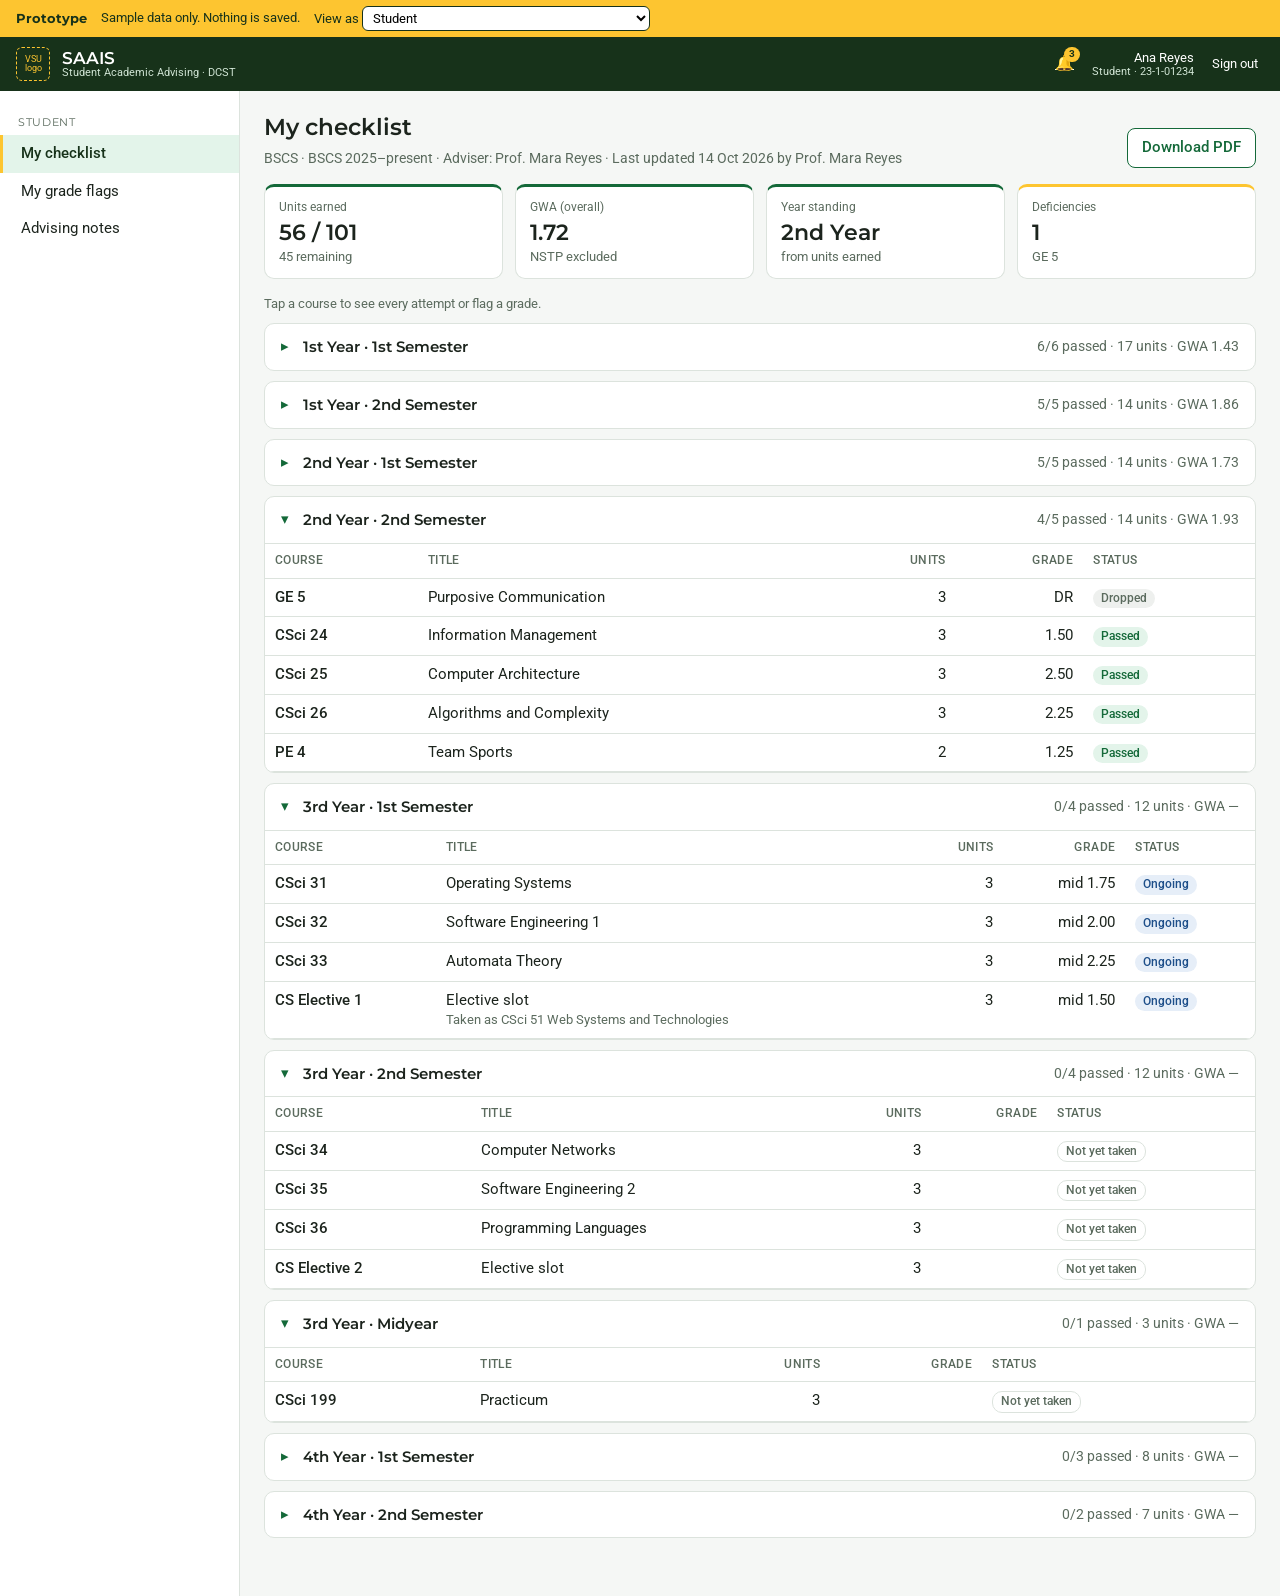
<file: index.html>
<!doctype html>
<html lang="en">
<head>
<meta charset="utf-8">
<meta name="viewport" content="width=device-width, initial-scale=1">
<title>SAAIS Prototype</title>
<link rel="preconnect" href="https://fonts.googleapis.com">
<link href="https://fonts.googleapis.com/css2?family=Montserrat:wght@500;600;700&family=Roboto:wght@400;500;700&display=swap" rel="stylesheet">
<style>
  :root {
    /* VSU Brand Book web colors */
    --vsu-dark-green: #17321A;
    --vsu-green: #146939;
    --vsu-light-green: #00954F;
    --vsu-golden-yellow: #FDC530;
    --vsu-corn-yellow: #FCD83D;
    --vsu-yellow: #FFE800;

    --bg: #F5F7F5;
    --surface: #FFFFFF;
    --text: #1C241D;
    --muted: #5B6B5E;
    --border: #DCE3DD;
    --red: #B42318;
    --red-bg: #FDECEA;
    --amber: #8A5A00;
    --amber-bg: #FFF4D6;
    --blue: #1D4E89;
    --blue-bg: #E6EEF8;
    --green-bg: #E3F4EA;
    --gray-bg: #EEF0EE;
  }
  * { box-sizing: border-box; }
  html, body { margin: 0; }
  body { font-family: Roboto, Arial, sans-serif; color: var(--text); background: var(--bg); font-size: 15px; line-height: 1.45; }
  h1, h2, h3, .brand { font-family: Montserrat, Arial, sans-serif; font-weight: 600; }
  h1 { font-size: 1.45rem; margin: 0 0 4px; }
  h2 { font-size: 1.1rem; margin: 0 0 10px; }
  h3 { font-size: 0.98rem; margin: 0; }
  a { color: var(--vsu-green); }
  button, select, input, textarea { font: inherit; }

  .proto-bar { background: var(--vsu-golden-yellow); color: var(--vsu-dark-green); padding: 6px 16px; display: flex; flex-wrap: wrap; gap: 8px 14px; align-items: center; font-size: 13px; }
  .proto-bar strong { font-family: Montserrat, Arial, sans-serif; }
  .proto-bar select { padding: 3px 6px; border: 1px solid var(--vsu-dark-green); border-radius: 6px; background: #fff; }

  header.app { background: var(--vsu-dark-green); color: #fff; display: flex; align-items: center; gap: 12px; padding: 10px 16px; position: sticky; top: 0; z-index: 20; }
  .logo-ph { width: 34px; height: 34px; border: 1.5px dashed var(--vsu-golden-yellow); border-radius: 6px; display: grid; place-items: center; font-size: 9px; color: var(--vsu-golden-yellow); text-align: center; line-height: 1; flex: none; }
  .brand { font-size: 1.05rem; line-height: 1.1; }
  .brand small { display: block; font-family: Roboto, Arial, sans-serif; font-weight: 400; font-size: 11px; color: #CFE3D3; }
  header.app .spacer { flex: 1; }
  .icon-btn { background: transparent; border: 0; color: #fff; cursor: pointer; position: relative; padding: 6px; border-radius: 6px; }
  .icon-btn:hover { background: rgba(255,255,255,.1); }
  .badge-count { position: absolute; top: 0; right: 0; background: var(--vsu-golden-yellow); color: var(--vsu-dark-green); font-size: 10px; font-weight: 700; border-radius: 10px; padding: 0 5px; }
  .user-chip { font-size: 13px; text-align: right; line-height: 1.2; }
  .user-chip small { color: #CFE3D3; display: block; }
  #menuBtn { display: none; }

  .shell { display: flex; min-height: calc(100vh - 90px); }
  nav.side { width: 240px; flex: none; background: var(--surface); border-right: 1px solid var(--border); padding: 12px 0; }
  nav.side .group { font-family: Montserrat, Arial, sans-serif; font-size: 11px; letter-spacing: .06em; text-transform: uppercase; color: var(--muted); padding: 12px 18px 4px; }
  nav.side a { display: block; padding: 8px 18px; color: var(--text); text-decoration: none; border-left: 3px solid transparent; }
  nav.side a:hover { background: var(--bg); }
  nav.side a.active { border-left-color: var(--vsu-golden-yellow); background: var(--green-bg); color: var(--vsu-dark-green); font-weight: 500; }
  main { flex: 1; min-width: 0; padding: 20px 24px 48px; }
  .page-head { display: flex; flex-wrap: wrap; justify-content: space-between; align-items: flex-end; gap: 10px; margin-bottom: 16px; }
  .sub { color: var(--muted); font-size: 13.5px; }

  .card { background: var(--surface); border: 1px solid var(--border); border-radius: 10px; padding: 16px; margin-bottom: 16px; }
  .stats { display: grid; grid-template-columns: repeat(auto-fit, minmax(150px, 1fr)); gap: 12px; margin-bottom: 16px; }
  .stat { background: var(--surface); border: 1px solid var(--border); border-radius: 10px; padding: 12px 14px; border-top: 3px solid var(--vsu-green); }
  .stat .label { font-size: 12px; color: var(--muted); }
  .stat .value { font-family: Montserrat, Arial, sans-serif; font-size: 1.35rem; font-weight: 600; }
  .stat.warn { border-top-color: var(--vsu-golden-yellow); }

  .btn { display: inline-flex; align-items: center; gap: 6px; padding: 8px 14px; border-radius: 8px; border: 1px solid var(--vsu-green); background: var(--vsu-green); color: #fff; cursor: pointer; font-weight: 500; text-decoration: none; }
  .btn:hover { background: var(--vsu-dark-green); }
  .btn.secondary { background: #fff; color: var(--vsu-green); }
  .btn.secondary:hover { background: var(--green-bg); }
  .btn.danger { background: #fff; color: var(--red); border-color: var(--red); }
  .btn.small { padding: 4px 10px; font-size: 13px; }
  .row-actions { display: flex; flex-wrap: wrap; gap: 8px; }

  table { width: 100%; border-collapse: collapse; }
  th, td { text-align: left; padding: 8px 10px; border-bottom: 1px solid var(--border); vertical-align: top; }
  th { font-size: 12px; color: var(--muted); font-weight: 500; text-transform: uppercase; letter-spacing: .03em; }
  tr.clickable { cursor: pointer; }
  tr.clickable:hover td { background: var(--bg); }
  .num { text-align: right; white-space: nowrap; }
  .code { font-weight: 500; white-space: nowrap; }

  .chip { display: inline-block; padding: 1px 8px; border-radius: 10px; font-size: 12px; font-weight: 500; white-space: nowrap; }
  .chip.passed { background: var(--green-bg); color: var(--vsu-green); }
  .chip.failed { background: var(--red-bg); color: var(--red); }
  .chip.inc { background: var(--amber-bg); color: var(--amber); }
  .chip.dropped, .chip.notcredited { background: var(--gray-bg); color: var(--muted); }
  .chip.ongoing { background: var(--blue-bg); color: var(--blue); }
  .chip.nottaken { background: #fff; color: var(--muted); border: 1px solid var(--border); }
  .chip.open { background: var(--amber-bg); color: var(--amber); }
  .chip.gold { background: var(--vsu-corn-yellow); color: var(--vsu-dark-green); }

  details.sem { background: var(--surface); border: 1px solid var(--border); border-radius: 10px; margin-bottom: 10px; overflow: hidden; }
  details.sem summary { cursor: pointer; padding: 12px 16px; display: flex; justify-content: space-between; gap: 8px; align-items: center; list-style: none; }
  details.sem summary::-webkit-details-marker { display: none; }
  details.sem summary::before { content: "▸"; color: var(--vsu-green); margin-right: 6px; }
  details.sem[open] summary::before { content: "▾"; }
  details.sem summary .t { flex: 1; font-family: Montserrat, Arial, sans-serif; font-weight: 600; }
  details.sem .body { border-top: 1px solid var(--border); }

  .tabs { display: flex; gap: 4px; border-bottom: 1px solid var(--border); margin-bottom: 16px; overflow-x: auto; }
  .tabs a { padding: 8px 14px; text-decoration: none; color: var(--muted); border-bottom: 3px solid transparent; white-space: nowrap; }
  .tabs a.active { color: var(--vsu-dark-green); border-bottom-color: var(--vsu-golden-yellow); font-weight: 500; }

  label.f { display: block; font-size: 13px; color: var(--muted); margin-bottom: 4px; }
  .input, select.input, textarea.input { width: 100%; padding: 7px 9px; border: 1px solid var(--border); border-radius: 7px; background: #fff; }
  .input.invalid { border-color: var(--red); background: var(--red-bg); }
  .form-grid { display: grid; grid-template-columns: repeat(auto-fit, minmax(180px, 1fr)); gap: 12px; margin-bottom: 12px; }
  .hint { font-size: 12.5px; color: var(--muted); }
  .err { font-size: 12.5px; color: var(--red); }
  .notice { padding: 10px 14px; border-radius: 8px; margin-bottom: 14px; font-size: 14px; }
  .notice.warn { background: var(--amber-bg); color: var(--amber); }
  .notice.info { background: var(--blue-bg); color: var(--blue); }
  .notice.ok { background: var(--green-bg); color: var(--vsu-green); }
  .drop { border: 2px dashed var(--border); border-radius: 10px; padding: 28px; text-align: center; color: var(--muted); }
  .bar { height: 14px; background: var(--vsu-green); border-radius: 3px; }
  .bar.gold { background: var(--vsu-golden-yellow); }

  .modal-bg { position: fixed; inset: 0; background: rgba(23,50,26,.45); display: none; align-items: center; justify-content: center; padding: 16px; z-index: 50; }
  .modal-bg.show { display: flex; }
  .modal { background: #fff; border-radius: 12px; max-width: 560px; width: 100%; max-height: 90vh; overflow: auto; padding: 18px; }
  .modal .close { float: right; }
  .toast { position: fixed; bottom: 18px; left: 50%; transform: translateX(-50%); background: var(--vsu-dark-green); color: #fff; padding: 10px 16px; border-radius: 8px; display: none; z-index: 60; }

  .signin { max-width: 380px; margin: 8vh auto; text-align: center; }
  .signin .logo-ph { width: 72px; height: 72px; margin: 0 auto 12px; border-color: var(--vsu-green); color: var(--vsu-green); font-size: 11px; }
  .gbtn { display: inline-flex; gap: 10px; align-items: center; border: 1px solid var(--border); padding: 10px 16px; border-radius: 8px; background: #fff; cursor: pointer; font-weight: 500; }

  /* Phones: sidebar becomes a slide-down menu, tables become cards */
  @media (max-width: 760px) {
    #menuBtn { display: inline-block; }
    .user-chip { display: none; }
    nav.side { position: fixed; top: 90px; left: 0; right: 0; bottom: 0; width: auto; z-index: 30; display: none; overflow: auto; }
    nav.side.open { display: block; }
    main { padding: 16px 16px 40px; }
    table.stack thead { display: none; }
    table.stack, table.stack tbody, table.stack tr, table.stack td { display: block; width: 100%; }
    table.stack tr { border-bottom: 1px solid var(--border); padding: 8px 0; }
    table.stack td { border: 0; padding: 2px 12px; }
    table.stack td[data-l]::before { content: attr(data-l) ": "; color: var(--muted); font-size: 12px; }
    table.stack td:nth-child(-n+2)::before { content: none; }
    table.stack td:first-child { font-weight: 500; }
    table.stack td.num { text-align: left; }
  }

  /* PDF preview: an A4 sheet (794 x 1123 px at 96 dpi) scaled to fit the screen */
  .pdf-bg { position: fixed; inset: 0; background: #59625B; z-index: 70; overflow: auto; display: none; padding: 0 16px 32px; }
  .pdf-bg.show { display: block; }
  .pdf-bar { position: sticky; top: 0; display: flex; flex-wrap: wrap; gap: 8px; align-items: center; justify-content: space-between; padding: 10px 0; color: #fff; background: #59625B; z-index: 1; }
  .sheet-wrap { margin: 0 auto 16px; width: calc(794px * var(--s, 1)); height: calc(1123px * var(--s, 1)); }
  .sheet { width: 794px; height: 1123px; background: #fff; color: #111; transform: scale(var(--s, 1)); transform-origin: top left; padding: 34px 40px 26px; display: flex; flex-direction: column; font-family: Roboto, Arial, sans-serif; font-size: 8.6px; line-height: 1.3; box-shadow: 0 2px 10px rgba(0,0,0,.3); }
  .sheet { position: relative; overflow: hidden; }
  .sheet > * { position: relative; }
  .sheet .wm { position: absolute; left: -150px; bottom: 60px; width: 560px; height: 560px; }
  .sheet .img { border: 1px dashed #9DB3A2; color: #6F8574; font-size: 7px; display: grid; place-items: center; text-align: center; line-height: 1.15; padding: 2px; flex: none; }
  .sheet .img.round { border-radius: 50%; }
  /* Letterhead: Bagong Pilipinas, VSU logo, green divider, office name (as on the DCST minutes and FC memos) */
  .sheet .lh { display: flex; align-items: center; gap: 10px; padding: 4px 0 4px 26px; }
  .sheet .lh .bar { width: 2px; height: 56px; background: var(--vsu-green); margin: 0 4px; }
  .sheet .lh .off { font-family: Montserrat, Arial, sans-serif; color: var(--vsu-green); }
  .sheet .lh .op { font-size: 13px; font-weight: 500; line-height: 1.1; }
  .sheet .lh .on { font-size: 19px; font-weight: 700; line-height: 1.05; }
  .sheet .dt { font-family: Montserrat, Arial, sans-serif; font-weight: 600; font-size: 12px; text-align: center; margin: 10px 0 6px; letter-spacing: .04em; }
  .sheet .cont { font-size: 8px; color: #555; margin-bottom: 6px; }
  .sheet .meta { font-size: 7.2px; color: #555; margin-top: 6px; }
  .sheet .pf { display: flex; align-items: center; gap: 10px; padding-top: 6px; font-size: 7.4px; color: #222; }
  .sheet .pf .contact { flex: 1; line-height: 1.25; }
  .sheet .pf .ctl { width: 92px; text-align: center; font-style: italic; font-size: 7.6px; align-self: flex-end; }
  .sheet .f2 .vm { flex: 1; display: grid; grid-template-columns: auto 1fr; gap: 1px 12px; line-height: 1.25; }
  .sheet .info { display: grid; grid-template-columns: repeat(3, 1fr); gap: 2px 14px; margin-bottom: 6px; }
  .sheet .info b { font-weight: 500; }
  .sheet .sumrow { display: flex; flex-wrap: wrap; gap: 4px 14px; background: #F1F6F2; border: 1px solid #CFDCD2; padding: 4px 8px; margin-bottom: 7px; }
  .sheet .grid2 { display: grid; grid-template-columns: 1fr 1fr; gap: 6px 12px; align-content: start; }
  .sheet table { border-collapse: collapse; width: 100%; }
  .sheet th, .sheet td { border: 0.6px solid #B9C4BB; padding: 1.5px 3px; text-align: left; font-size: 8.2px; text-transform: none; letter-spacing: 0; color: #111; }
  .sheet th { background: #E6EFE8; font-weight: 500; }
  .sheet td:first-child { white-space: nowrap; }
  .sheet .slot-h { background: var(--vsu-dark-green); color: #fff; padding: 2px 4px; display: flex; justify-content: space-between; gap: 6px; font-weight: 500; }
  .sheet .n { text-align: right; white-space: nowrap; }
  .sheet .body { flex: 1; }
  .sheet .sig { display: flex; justify-content: space-around; margin: 10px 0 8px; text-align: center; }
  .sheet .sig > div { width: 38%; }
  .sheet .sig .line { border-top: 0.8px solid #111; margin-top: 22px; padding-top: 2px; font-weight: 500; }
</style>
</head>
<body>

<div class="proto-bar no-print">
  <strong>Prototype</strong><span>Sample data only. Nothing is saved.</span>
  <label>View as
    <select id="roleSel">
      <option value="student">Student</option>
      <option value="adviser">Adviser</option>
      <option value="head">Department Head (also an adviser)</option>
      <option value="staff">Department staff</option>
      <option value="dean">Dean (also an adviser)</option>
      <option value="deanhead">Dean (also an adviser and Department Head)</option>
      <option value="admin">System administrator</option>
      <option value="signin">Signed out</option>
    </select>
  </label>
</div>

<div id="app"></div>

<div class="modal-bg" id="modalBg"><div class="modal" id="modal"></div></div>
<div class="toast" id="toast"></div>

<script>
// ---------- Sample data ----------
const CURRICULUM_NAME = "BSCS 2025–present";
const TERM_LABEL = { first_sem: "1st Semester", second_sem: "2nd Semester", midyear: "Midyear" };
const YEAR_LABEL = ["", "1st Year", "2nd Year", "3rd Year", "4th Year"];

// [code, title, units, category, year, term, thesis?]
const CURR = [
  ["GE 1", "Understanding the Self", 3, "GE", 1, "first_sem"],
  ["GE 2", "Readings in Philippine History", 3, "GE", 1, "first_sem"],
  ["CSci 11", "Introduction to Computing", 3, "Professional", 1, "first_sem"],
  ["CSci 12", "Computer Programming 1", 3, "Professional", 1, "first_sem"],
  ["PE 1", "Physical Fitness", 2, "PE", 1, "first_sem"],
  ["NSTP 1", "National Service Training Program 1", 3, "NSTP", 1, "first_sem"],
  ["GE 3", "The Contemporary World", 3, "GE", 1, "second_sem"],
  ["CSci 13", "Computer Programming 2", 3, "Professional", 1, "second_sem"],
  ["CSci 14", "Discrete Structures 1", 3, "Professional", 1, "second_sem"],
  ["PE 2", "Rhythmic Activities", 2, "PE", 1, "second_sem"],
  ["NSTP 2", "National Service Training Program 2", 3, "NSTP", 1, "second_sem"],
  ["GE 4", "Mathematics in the Modern World", 3, "GE", 2, "first_sem"],
  ["CSci 21", "Data Structures and Algorithms", 3, "Professional", 2, "first_sem"],
  ["CSci 22", "Object-Oriented Programming", 3, "Professional", 2, "first_sem"],
  ["CSci 23", "Discrete Structures 2", 3, "Professional", 2, "first_sem"],
  ["PE 3", "Individual and Dual Sports", 2, "PE", 2, "first_sem"],
  ["GE 5", "Purposive Communication", 3, "GE", 2, "second_sem"],
  ["CSci 24", "Information Management", 3, "Professional", 2, "second_sem"],
  ["CSci 25", "Computer Architecture", 3, "Professional", 2, "second_sem"],
  ["CSci 26", "Algorithms and Complexity", 3, "Professional", 2, "second_sem"],
  ["PE 4", "Team Sports", 2, "PE", 2, "second_sem"],
  ["CSci 31", "Operating Systems", 3, "Professional", 3, "first_sem"],
  ["CSci 32", "Software Engineering 1", 3, "Professional", 3, "first_sem"],
  ["CSci 33", "Automata Theory", 3, "Professional", 3, "first_sem"],
  ["CS Elective 1", "Elective slot", 3, "Elective", 3, "first_sem"],
  ["CSci 34", "Computer Networks", 3, "Professional", 3, "second_sem"],
  ["CSci 35", "Software Engineering 2", 3, "Professional", 3, "second_sem"],
  ["CSci 36", "Programming Languages", 3, "Professional", 3, "second_sem"],
  ["CS Elective 2", "Elective slot", 3, "Elective", 3, "second_sem"],
  ["CSci 199", "Practicum", 3, "Professional", 3, "midyear"],
  ["CSci 200a", "Undergraduate Thesis I", 2, "Professional", 4, "first_sem", true],
  ["CSci 41", "Information Assurance and Security", 3, "Professional", 4, "first_sem"],
  ["CS Elective 3", "Elective slot", 3, "Elective", 4, "first_sem"],
  ["CSci 200b", "Undergraduate Thesis II", 4, "Professional", 4, "second_sem", true],
  ["CSci 42", "Social and Professional Issues", 3, "Professional", 4, "second_sem"],
].map(([code, title, units, cat, year, term, thesis]) => ({ code, title, units, cat, year, term, thesis: !!thesis }));

// Attempts for the sample student: [code, schoolYear, term, midterm, final, completion, instructor, takenAs]
const ATTEMPTS = [
  ["GE 1", "2023–2024", "first_sem", "1.75", "1.50", "", "Prof. Lim"],
  ["GE 2", "2023–2024", "first_sem", "2.00", "1.75", "", "Prof. Tan"],
  ["CSci 11", "2023–2024", "first_sem", "1.25", "1.25", "", "Prof. Cruz"],
  ["CSci 12", "2023–2024", "first_sem", "1.50", "1.50", "", "Prof. Cruz"],
  ["PE 1", "2023–2024", "first_sem", "1.25", "1.00", "", "Coach Ramos"],
  ["NSTP 1", "2023–2024", "first_sem", "1.50", "1.25", "", "Prof. Gomez"],
  ["GE 3", "2023–2024", "second_sem", "2.25", "2.00", "", "Prof. Tan"],
  ["CSci 13", "2023–2024", "second_sem", "1.75", "1.75", "", "Prof. Cruz"],
  ["CSci 14", "2023–2024", "second_sem", "3.50", "5.00", "", "Prof. Villa"],
  ["PE 2", "2023–2024", "second_sem", "1.50", "1.25", "", "Coach Ramos"],
  ["NSTP 2", "2023–2024", "second_sem", "1.50", "1.50", "", "Prof. Gomez"],
  ["CSci 14", "2023–2024", "midyear", "2.50", "2.25", "", "Prof. Villa"],
  ["GE 4", "2024–2025", "first_sem", "2.75", "INC", "2.00", "Prof. Lim"],
  ["CSci 21", "2024–2025", "first_sem", "1.75", "1.50", "", "Prof. Reyes"],
  ["CSci 22", "2024–2025", "first_sem", "1.50", "1.75", "", "Prof. Reyes"],
  ["CSci 23", "2024–2025", "first_sem", "2.00", "2.00", "", "Prof. Villa"],
  ["PE 3", "2024–2025", "first_sem", "1.25", "1.25", "", "Coach Ramos"],
  ["GE 5", "2024–2025", "second_sem", "DR", "DR", "", "Prof. Tan"],
  ["CSci 24", "2024–2025", "second_sem", "1.75", "1.50", "", "Prof. Santos"],
  ["CSci 25", "2024–2025", "second_sem", "2.25", "2.50", "", "Prof. Villa"],
  ["CSci 26", "2024–2025", "second_sem", "2.00", "2.25", "", "Prof. Reyes"],
  ["PE 4", "2024–2025", "second_sem", "1.50", "1.25", "", "Coach Ramos"],
  ["CSci 31", "2026–2027", "first_sem", "1.75", "", "", "Prof. Santos"],
  ["CSci 32", "2026–2027", "first_sem", "2.00", "", "", "Prof. Reyes"],
  ["CSci 33", "2026–2027", "first_sem", "2.25", "", "", "Prof. Villa"],
  ["CS Elective 1", "2026–2027", "first_sem", "1.50", "", "", "Prof. Santos", "CSci 51 Web Systems and Technologies"],
].map(([code, sy, term, mid, fin, comp, instr, takenAs]) => ({ code, sy, term, mid, fin, comp, instr, takenAs }));

const ADVISEES = [
  { name: "Ana Reyes", no: "23-1-01234", year: 2, gwa: "1.72", flags: 1, def: 1, curr: "BSCS 2025–present", adviser: "Prof. Mara Reyes" },
  { name: "Ben Lopez", no: "23-1-01301", year: 3, gwa: "2.10", flags: 0, def: 3, curr: "BSCS 2025–present", adviser: "Prof. Mara Reyes" },
  { name: "Carla Mendoza", no: "22-1-00877", year: 4, gwa: "1.58", flags: 0, def: 0, curr: "BSCS 2018–2024", adviser: "Prof. Mara Reyes" },
  { name: "Dino Castillo", no: "24-1-02011", year: 2, gwa: "2.45", flags: 0, def: 2, curr: "BSCS 2025–present", adviser: "Prof. Mara Reyes" },
  { name: "Ella Navarro", no: "22-1-00912", year: 4, gwa: "1.91", flags: 0, def: 1, curr: "BSCS 2018–2024", adviser: "Prof. Mara Reyes" },
];
const ALL_STUDENTS = [...ADVISEES,
  { name: "Fe Aquino", no: "25-1-00145", year: 1, gwa: "1.85", curr: "BSCS 2025–present", adviser: "Dr. Leo Santos" },
  { name: "Gio Bautista", no: "24-1-02230", year: 2, gwa: "2.20", curr: "BSCS 2025–present", adviser: "Dr. Leo Santos" },
  { name: "Hana Lim", no: "22-1-00950", year: 4, gwa: "1.40", curr: "BSCS 2018–2024", adviser: "Prof. Jun Villa" },
  { name: "Ivan Torres", no: "23-1-01412", year: 3, gwa: "2.05", curr: "BSCS 2018–2024", adviser: "Prof. Jun Villa" },
  { name: "Joy Ramos", no: "25-1-00188", year: 1, gwa: "1.95", curr: "BSCS 2025–present", adviser: "Dr. Paz Villanueva" },
];

const ROLES = {
  student: { name: "Ana Reyes", sub: "Student · 23-1-01234", groups: ["student"] },
  adviser: { name: "Prof. Mara Reyes", sub: "Adviser · DCST", groups: ["adviser"] },
  head: { name: "Dr. Leo Santos", sub: "Department Head · DCST", groups: ["adviser", "head"] },
  staff: { name: "Rina Cruz", sub: "Department staff · DCST", groups: ["staff"] },
  dean: { name: "Dr. Paz Villanueva", sub: "Dean · Faculty of Computing", groups: ["adviser", "dean"] },
  deanhead: { name: "Dr. Paz Villanueva", sub: "Dean and Department Head", groups: ["adviser", "head", "dean"] },
  admin: { name: "System administrator", sub: "Admin", groups: ["admin"] },
};

const NAV = {
  student: { label: "Student", items: [["checklist", "My checklist"], ["myflags", "My grade flags"], ["mynotes", "Advising notes"]] },
  adviser: { label: "Adviser", items: [["advisees", "My advisees"], ["encode", "Encode grades"], ["import", "Import grades (JSON)"], ["flags", "Grade flags"], ["reports", "Advisee reports"]] },
  head: { label: "Department Head", items: [["transfers", "Curriculum transfers"], ["curricula", "Curricula"], ["equiv", "Equivalencies"], ["credits", "Outside credits"], ["students", "Students"], ["assign", "Adviser assignments"], ["terms", "Academic terms"], ["reports", "Department reports"], ["audit", "Audit log"], ["settings", "Settings"]] },
  staff: { label: "Department staff", items: [["students", "Students"], ["assign", "Adviser assignments"], ["terms", "Academic terms"], ["curricula", "Curricula"], ["accounts", "Accounts and roles"]] },
  dean: { label: "Dean", items: [["reports", "Faculty reports"], ["students", "Students"], ["audit", "Audit log"]] },
  admin: { label: "Administration", items: [["settings", "Settings"], ["accounts", "Accounts and roles"], ["audit", "Audit log"], ["advisees", "All students"]] },
};

// ---------- Rules (mirrors docs/02-requirements/01-program-checklist.md) ----------
const NUM = v => /^\d\.\d\d$/.test(v);
const effective = a => a.comp || a.fin;
const isPass = g => NUM(g) ? parseFloat(g) <= 3 : g === "S";

function courseStatus(code) {
  const atts = ATTEMPTS.filter(a => a.code === code);
  if (!atts.length) return { key: "nottaken", label: "Not yet taken", atts };
  const passed = [...atts].reverse().find(a => isPass(effective(a)));
  if (passed) return { key: "passed", label: "Passed", grade: effective(passed), atts };
  const last = atts[atts.length - 1], g = effective(last);
  if (!g) return { key: "ongoing", label: "Ongoing", grade: last.mid ? "mid " + last.mid : "", atts };
  if (g === "INC") return { key: "inc", label: "INC", grade: g, atts };
  if (g === "DR") return { key: "dropped", label: "Dropped", grade: g, atts };
  if (g === "NA") return { key: "failed", label: "Not attending", grade: g, atts };
  return { key: "failed", label: "Failed", grade: g, atts };
}

// GWA over a set of curriculum courses (one year-and-semester slot, or the whole curriculum)
function gwaOf(courses) {
  const thesisUnits = CURR.filter(c => c.thesis).reduce((s, c) => s + c.units, 0);
  let sum = 0, units = 0;
  for (const c of courses) {
    if (c.cat === "NSTP") continue;
    const st = courseStatus(c.code);
    const latest = st.atts.length ? effective(st.atts[st.atts.length - 1]) : "";
    if (NUM(latest)) { const u = c.thesis ? thesisUnits : c.units; sum += parseFloat(latest) * u; units += u; }
  }
  return units ? (sum / units).toFixed(2) : "—";
}

function summary() {
  let earned = 0, total = 0, sum = 0, units = 0;
  const thesisUnits = CURR.filter(c => c.thesis).reduce((s, c) => s + c.units, 0);
  for (const c of CURR) {
    total += c.units;
    const st = courseStatus(c.code);
    if (st.key === "passed") earned += c.units;
    if (c.cat === "NSTP") continue;
    const latest = st.atts.length ? effective(st.atts[st.atts.length - 1]) : "";
    if (NUM(latest)) { const u = c.thesis ? thesisUnits : c.units; sum += parseFloat(latest) * u; units += u; }
  }
  // Year standing: highest N where earned >= units of years 1..N-1
  let standing = 1;
  for (let n = 2; n <= 4; n++) {
    const need = CURR.filter(c => c.year < n).reduce((s, c) => s + c.units, 0);
    if (earned >= need) standing = n;
  }
  const deficiencies = CURR.filter(c => {
    const k = courseStatus(c.code).key;
    return (k === "failed" || k === "inc" || k === "dropped") || (k === "nottaken" && c.year < 3);
  });
  return { earned, total, gwa: units ? (sum / units).toFixed(2) : "—", standing, deficiencies };
}

// ---------- Rendering helpers ----------
const $ = s => document.querySelector(s);
const esc = s => String(s ?? "").replace(/[&<>"]/g, c => ({ "&": "&amp;", "<": "&lt;", ">": "&gt;", '"': "&quot;" }[c]));
const chip = (key, label) => `<span class="chip ${key}">${esc(label)}</span>`;
function toast(msg) { const t = $("#toast"); t.textContent = msg; t.style.display = "block"; clearTimeout(t._h); t._h = setTimeout(() => t.style.display = "none", 2600); }
function openModal(html) { $("#modal").innerHTML = `<button class="btn secondary small close" onclick="closeModal()">Close</button>` + html; $("#modalBg").classList.add("show"); }
function closeModal() { $("#modalBg").classList.remove("show"); }
$("#modalBg").addEventListener("click", e => { if (e.target.id === "modalBg") closeModal(); });

function table(headers, rows, opts = {}) {
  return `<table class="stack"><thead><tr>${headers.map(h => `<th class="${h.endsWith("#") ? "num" : ""}">${esc(h.replace(/#$/, ""))}</th>`).join("")}</tr></thead><tbody>${
    rows.map(r => `<tr ${r.onclick ? `class="clickable" onclick="${r.onclick}"` : ""}>${r.cells.map((c, i) => `<td data-l="${esc(headers[i].replace(/#$/, ""))}" class="${headers[i].endsWith("#") ? "num" : ""}">${c}</td>`).join("")}</tr>`).join("")
  }</tbody></table>`;
}

// ---------- Screens ----------
const S = {};

S.checklist = (ctx) => {
  const sm = summary();
  const viewer = ctx.viewer || "student";
  const groups = [];
  for (const c of CURR) {
    const k = c.year + "-" + c.term;
    let g = groups.find(x => x.k === k);
    if (!g) groups.push(g = { k, year: c.year, term: c.term, courses: [] });
    g.courses.push(c);
  }
  const sem = g => {
    const units = g.courses.reduce((s, c) => s + c.units, 0);
    const done = g.courses.filter(c => courseStatus(c.code).key === "passed").length;
    const open = g.courses.some(c => ["ongoing", "failed", "inc", "dropped"].includes(courseStatus(c.code).key)) || g.year === 3;
    return `<details class="sem" ${open ? "open" : ""}><summary><span class="t">${YEAR_LABEL[g.year]} · ${TERM_LABEL[g.term]}</span><span class="sub">${done}/${g.courses.length} passed · ${units} units · GWA ${gwaOf(g.courses)}</span></summary><div class="body">${
      table(["Course", "Title", "Units#", "Grade#", "Status"], g.courses.map(c => {
        const st = courseStatus(c.code);
        const taken = st.atts.find(a => a.takenAs);
        return { onclick: `courseDetail('${c.code}','${viewer}')`, cells: [
          `<span class="code">${esc(c.code)}</span>`,
          esc(c.title) + (taken ? `<div class="hint">Taken as ${esc(taken.takenAs)}</div>` : "") + (st.atts.length > 1 ? `<div class="hint">${st.atts.length} attempts</div>` : ""),
          c.units, esc(st.grade || ""), chip(st.key, st.label)] };
      }))
    }</div></details>`;
  };
  const head = ctx.embedded
    ? `<div class="row-actions" style="justify-content:flex-end;margin-bottom:12px"><span class="sub" style="margin-right:auto">Adviser: Prof. Mara Reyes · Last updated 14 Oct 2026</span><button class="btn secondary" onclick="openPdf('checklist')">Download PDF</button></div>`
    : `
    <div class="page-head"><div>
      <h1>${viewer === "student" ? "My checklist" : "Ana Reyes"}</h1>
      <div class="sub">BSCS · ${CURRICULUM_NAME} · Adviser: Prof. Mara Reyes · Last updated 14 Oct 2026 by Prof. Mara Reyes</div>
    </div><div class="row-actions"><button class="btn secondary" onclick="openPdf('checklist')">Download PDF</button></div></div>`;
  return `${head}
    <div class="stats">
      <div class="stat"><div class="label">Units earned</div><div class="value">${sm.earned} / ${sm.total}</div><div class="hint">${sm.total - sm.earned} remaining</div></div>
      <div class="stat"><div class="label">GWA (overall)</div><div class="value">${sm.gwa}</div><div class="hint">NSTP excluded</div></div>
      <div class="stat"><div class="label">Year standing</div><div class="value">${YEAR_LABEL[sm.standing]}</div><div class="hint">from units earned</div></div>
      <div class="stat warn"><div class="label">Deficiencies</div><div class="value">${sm.deficiencies.length}</div><div class="hint">${sm.deficiencies.map(c => c.code).join(", ") || "none"}</div></div>
    </div>
    <div class="hint" style="margin-bottom:10px">Tap a course to see every attempt${viewer === "student" ? " or flag a grade" : ""}.</div>
    ${groups.map(sem).join("")}`;
};

window.courseDetail = (code, viewer) => {
  const c = CURR.find(x => x.code === code), st = courseStatus(code);
  const attempts = st.atts.length ? table(["Term", "Midterm", "Final", "Completion", "Instructor"], st.atts.map(a => ({ cells: [
    `${esc(a.sy)} ${TERM_LABEL[a.term]}`, esc(a.mid), esc(a.fin || "—"), esc(a.comp || "—"), esc(a.instr) + (a.takenAs ? `<div class="hint">${esc(a.takenAs)}</div>` : "")] }))) : `<p class="sub">Not yet taken.</p>`;
  const flagForm = viewer === "student" && st.atts.length ? `
    <h3 style="margin-top:16px">Flag a grade</h3>
    <p class="hint">If a grade here doesn't match your official record, tell your adviser.</p>
    <textarea class="input" rows="3" placeholder="e.g. My final grade in the VSU system is 1.75, not 2.00."></textarea>
    <div style="margin-top:8px"><button class="btn" onclick="closeModal();toast('Flag sent to Prof. Mara Reyes')">Send flag</button></div>` : "";
  const history = viewer !== "student" && st.atts.length ? `<h3 style="margin-top:16px">Change history</h3><p class="hint">14 Oct 2026 · Prof. Mara Reyes · final grade entered<br>02 Oct 2026 · Prof. Mara Reyes · midterm grade entered</p>` : "";
  openModal(`<h2>${esc(c.code)} · ${esc(c.title)}</h2><p class="sub">${c.units} units · ${esc(c.cat)} · ${YEAR_LABEL[c.year]}, ${TERM_LABEL[c.term]}</p>
    <p>Status: ${chip(st.key, st.label)}</p>${attempts}${history}${flagForm}`);
};

S.myflags = () => `
  <div class="page-head"><div><h1>My grade flags</h1><div class="sub">Grades you reported as wrong</div></div></div>
  <div class="card">${table(["Course", "Your comment", "Status", "Adviser's response"], [
    { cells: ["<span class='code'>CSci 33</span>", "My midterm grade is 2.00 in the VSU system.", chip("open", "Open"), "—"] },
    { cells: ["<span class='code'>CSci 25</span>", "Final grade should be 2.25.", chip("passed", "Fixed"), "Corrected, thanks. — Prof. Mara Reyes"] },
    { cells: ["<span class='code'>GE 3</span>", "I think my final grade is 1.75.", chip("dropped", "Rejected"), "Checked the class record: 2.00 is correct. — Prof. Mara Reyes"] },
  ])}</div>`;

const NOTES = [
  { d: "14 Oct 2026", by: "Prof. Mara Reyes", t: "Discussed GE 5 (dropped). Plan to retake it next semester. Keep CSci 33 above 2.50.", archived: false },
  { d: "20 Jun 2026", by: "Prof. Mara Reyes", t: "Midyear: CSci 14 retake passed. On track for 3rd year standing.", archived: false },
  { d: "12 Feb 2025", by: "Prof. Jun Villa", t: "GE 4 is INC: submit the missing requirements to Prof. Lim before March.", archived: true },
  { d: "10 Jan 2025", by: "Prof. Jun Villa", t: "First advising. Recommended joining a study group for Discrete Structures.", archived: true },
];
let notesTab = "active";
window.setNotesTab = t => { notesTab = t; render(); };
window.toggleNote = i => { NOTES[i].archived = !NOTES[i].archived; toast(NOTES[i].archived ? "Note archived" : "Note restored to active"); render(); };
S.mynotes = (ctx) => {
  const adv = ctx.viewer === "adviser" && ctx.role !== "dean";
  const shown = NOTES.map((n, i) => ({ ...n, i })).filter(n => n.archived === (notesTab === "archived"));
  const count = a => NOTES.filter(n => n.archived === a).length;
  return `
  ${ctx.embedded ? "" : `<div class="page-head"><div><h1>Advising notes</h1><div class="sub">${adv ? "Visible to the student. Archive a note once it's resolved or belongs to a past semester." : "From your advisers"}</div></div></div>`}
  ${adv && notesTab === "active" ? `<div class="card"><label class="f">New note</label><textarea class="input" rows="3"></textarea><div style="margin-top:8px"><button class="btn" onclick="toast('Note saved; Ana Reyes notified')">Save note</button></div></div>` : ""}
  <div class="tabs"><a href="javascript:void 0" onclick="setNotesTab('active')" class="${notesTab === "active" ? "active" : ""}">Active (${count(false)})</a><a href="javascript:void 0" onclick="setNotesTab('archived')" class="${notesTab === "archived" ? "active" : ""}">Archived (${count(true)})</a></div>
  ${shown.map(n => `<div class="card"><div style="display:flex;justify-content:space-between;gap:8px;align-items:flex-start"><div class="sub">${n.d} · ${n.by}</div>${adv ? `<button class="btn secondary small" onclick="toggleNote(${n.i})">${n.archived ? "Restore" : "Archive"}</button>` : ""}</div><div>${esc(n.t)}</div></div>`).join("") || `<p class="sub">No ${notesTab} notes.</p>`}`;
};

S.advisees = (ctx) => `
  <div class="page-head"><div><h1>${ctx.role === "admin" ? "All students" : "My advisees"}</h1><div class="sub">${ctx.role === "admin" ? "Every view of a record is logged" : "5 current advisees · DCST"}</div></div>
  <input class="input" style="max-width:260px" placeholder="Search name or student number"></div>
  <div class="card">${table(["Student", "Student no.", "Curriculum", "Year", "GWA#", "Open flags#", "Deficiencies#"], ADVISEES.map(a => ({
    onclick: "go('record')", cells: [`<a href="#/record">${esc(a.name)}</a>`, a.no, a.curr, YEAR_LABEL[a.year], a.gwa, a.flags ? chip("open", a.flags) : "0", a.def] })))}</div>`;

S.record = (ctx) => {
  const tab = ctx.tab || "checklist";
  const tabs = [["checklist", "Checklist"], ["terms", "Grades by term"], ["notes", "Notes"], ["curriculum", "Curriculum"]].filter(([k]) => ctx.role !== "dean" || k === "checklist" || k === "terms");
  let body = "";
  if (tab === "checklist") body = S.checklist({ viewer: "adviser", embedded: true });
  if (tab === "terms") {
    const terms = [...new Set(ATTEMPTS.map(a => a.sy + "|" + a.term))];
    body = (ctx.role === "dean" ? "" : `<div class="row-actions" style="margin-bottom:12px"><a class="btn" href="#/encode">Encode grades</a></div>`) + terms.map(t => {
      const [sy, term] = t.split("|");
      return `<div class="card"><h2>${sy} · ${TERM_LABEL[term]}</h2>${table(["Course", "Midterm", "Final", "Completion", "Instructor", "Remarks"], ATTEMPTS.filter(a => a.sy === sy && a.term === term).map(a => ({ cells: [`<span class="code">${esc(a.code)}</span>`, a.mid, a.fin || "—", a.comp || "—", esc(a.instr), a.code === "GE 4" ? "Completed requirements 3 Mar 2025" : ""] })))}</div>`;
    }).join("");
  }
  if (tab === "notes") body = S.mynotes({ viewer: "adviser", role: ctx.role, embedded: true });
  if (tab === "curriculum") body = `
    <div class="card"><h2>Curriculum history</h2>${table(["Curriculum version", "From", "To", "Note"], [
      { cells: ["BSCS 2018–2024", "1st Sem 2023–2024", "Midyear 2025", "Initial assignment"] },
      { cells: ["BSCS 2025–present", "1st Sem 2025–2026", "—", "Transfer approved by Dr. Leo Santos, 30 Jul 2025"] }])}</div>
    <div class="card"><h2>Endorse a curriculum transfer</h2>
      <div class="form-grid"><div><label class="f">Transfer to</label><select class="input"><option>BSCS 2018–2024</option></select></div></div>
      <label class="f">Reason</label><textarea class="input" rows="2"></textarea>
      <div style="margin-top:8px"><button class="btn" onclick="toast('Endorsed. Sent to the Department Head for approval.')">Endorse transfer</button></div>
      <p class="hint">Courses with the same code and title carry over automatically. Other courses carry over through the Department Head's equivalencies; the rest are listed as not credited.</p></div>`;
  return `<div class="page-head"><div><h1>Ana Reyes</h1><div class="sub">23-1-01234 · BSCS · ${CURRICULUM_NAME} · ${YEAR_LABEL[summary().standing]} standing</div></div></div>
    ${ctx.role === "dean" ? `<div class="notice info">Read-only Dean view. Opening this record is recorded in the audit log.</div>` : ""}<div class="tabs">${tabs.map(([k, l]) => `<a href="#/record/${k}" class="${k === tab ? "active" : ""}">${l}</a>`).join("")}</div>${body}`;
};

const GRADE_MID = ["", ...Array.from({ length: 17 }, (_, i) => (1 + i * 0.25).toFixed(2)), "INC", "NA", "DR"];
const GRADE_FIN = ["", ...Array.from({ length: 9 }, (_, i) => (1 + i * 0.25).toFixed(2)), "5.00", "INC", "NA", "DR"];
S.encode = () => {
  const rows = ATTEMPTS.filter(a => a.sy === "2026–2027");
  const sel = (opts, v, cls) => `<select class="input ${cls}" onchange="checkRow(this)">${opts.map(o => `<option ${o === v ? "selected" : ""}>${o}</option>`).join("")}</select>`;
  return `<div class="page-head"><div><h1>Encode grades</h1><div class="sub">One advisee, one term, all courses</div></div><a class="btn secondary" href="#/import">Import a JSON file instead</a></div>
  <div class="card"><div class="form-grid">
    <div><label class="f">Advisee</label><select class="input"><option>Ana Reyes · 23-1-01234</option><option>Ben Lopez · 23-1-01301</option></select></div>
    <div><label class="f">Term</label><select class="input"><option>2026–2027 · 1st Semester</option><option>2025–2026 · 2nd Semester</option></select></div>
  </div></div>
  <div class="card">
    <table class="stack"><thead><tr><th>Course</th><th>Instructor</th><th>Midterm</th><th>Final</th><th>Remarks</th></tr></thead><tbody>
    ${rows.map(a => `<tr><td data-l="Course"><span class="code">${esc(a.code)}</span>${a.takenAs ? `<div class="hint">${esc(a.takenAs)}</div>` : ""}</td>
      <td data-l="Instructor"><input class="input" value="${esc(a.instr)}"></td>
      <td data-l="Midterm">${sel(GRADE_MID, a.mid, "mid")}</td>
      <td data-l="Final">${sel(GRADE_FIN, a.fin, "fin")}<div class="err"></div></td>
      <td data-l="Remarks"><input class="input"></td></tr>`).join("")}
    <tr><td colspan="5"><button class="btn secondary small" onclick="toast('Pick a course from the curriculum or an elective option')">+ Add course</button></td></tr>
    </tbody></table>
    <p class="hint">Try setting a final grade to DR without a DR midterm, or a midterm to DR: SAAIS enforces the VSU grade rules as you type.</p>
    <div class="row-actions"><button class="btn" onclick="toast('Saved. Changes recorded in the grade history.')">Save grades</button></div>
  </div>`;
};
window.checkRow = (el) => {
  const tr = el.closest("tr"), mid = tr.querySelector(".mid"), fin = tr.querySelector(".fin"), err = tr.querySelector(".err");
  let msg = "";
  if (mid.value === "DR" && fin.value !== "DR") { fin.value = "DR"; msg = "Midterm is DR, so the final is DR too."; }
  else if (fin.value === "DR" && mid.value !== "DR") msg = "A DR final needs a DR midterm.";
  fin.classList.toggle("invalid", msg.startsWith("A DR"));
  err.textContent = msg;
};

S.import = () => `
  <div class="page-head"><div><h1>Import grades (JSON)</h1><div class="sub">For many advisees or terms at once</div></div>
  <button class="btn secondary" onclick="toast('Template downloaded (prototype)')">Download template</button></div>
  <div class="card"><div class="drop">Drop a .json file here, or <a href="javascript:void 0" onclick="showImport()">choose a file</a></div></div>
  <div id="importResult"></div>`;
window.showImport = () => {
  $("#importResult").innerHTML = `<div class="card"><h2>grades-2026-1st-sem.json</h2>
    <div class="notice ok">22 rows are valid and ready to save.</div>
    <div class="notice warn">2 rows were rejected. Nothing is saved until you confirm.</div>
    ${table(["Row#", "Student", "Course", "Problem"], [
      { cells: [7, "23-1-01301", "CSci 31", "Final grade DR without a DR midterm"] },
      { cells: [15, "24-1-02011", "CSci 99", "Course not in the student's curriculum or elective options"] }])}
    <div class="row-actions" style="margin-top:12px"><button class="btn" onclick="toast('22 grades saved. Import recorded.')">Save the 22 valid rows</button><button class="btn secondary" onclick="$('#importResult').innerHTML=''">Cancel</button></div></div>`;
};

S.flags = () => `
  <div class="page-head"><div><h1>Grade flags</h1><div class="sub">Grades your advisees reported as wrong</div></div></div>
  <div class="card">${table(["Student", "Course", "Grade", "Comment", "Raised", ""], [
    { cells: ["Ana Reyes", "<span class='code'>CSci 33</span>", "mid 2.25", "My midterm grade is 2.00 in the VSU system.", "15 Oct 2026",
      `<div class="row-actions"><button class="btn small" onclick="go('encode')">Fix grade</button><button class="btn danger small" onclick="rejectFlag()">Reject</button></div>`] }])}</div>`;
window.rejectFlag = () => openModal(`<h2>Reject flag</h2><p class="sub">Ana Reyes · CSci 33</p><label class="f">Reason (the student sees this)</label><textarea class="input" rows="3"></textarea><div style="margin-top:8px"><button class="btn" onclick="closeModal();toast('Flag rejected; student notified')">Reject flag</button></div>`);

S.transfers = () => `
  <div class="page-head"><div><h1>Curriculum transfers</h1><div class="sub">Endorsed by advisers, waiting for your decision</div></div></div>
  <div class="card">${table(["Student", "From", "To", "Endorsed by", "Reason", ""], [
    { cells: ["Ben Lopez · 23-1-01301", "BSCS 2018–2024", "BSCS 2025–present", "Prof. Mara Reyes, 12 Oct 2026", "Returning after a leave of absence",
      `<div class="row-actions"><button class="btn small" onclick="previewTransfer()">Review</button></div>`] }])}</div>`;
window.previewTransfer = () => openModal(`<h2>Transfer: Ben Lopez</h2><p class="sub">BSCS 2018–2024 → BSCS 2025–present</p>
  ${table(["Old course", "In the new version", ""], [
    { cells: ["CSci 21 Data Structures and Algorithms", "CSci 21 (same course)", chip("passed", "Credited")] },
    { cells: ["CSci 105 Web Development", "CSci 51 Web Systems and Technologies", chip("passed", "Equivalency")] },
    { cells: ["CSci 108 Multimedia Systems", "—", chip("notcredited", "Not credited")] }])}
  <label class="f" style="margin-top:12px">Decision note</label><textarea class="input" rows="2"></textarea>
  <div class="row-actions" style="margin-top:8px"><button class="btn" onclick="closeModal();toast('Transfer approved; history updated')">Approve</button><button class="btn danger" onclick="closeModal();toast('Transfer rejected')">Reject</button></div>`);

S.curricula = (ctx) => `
  <div class="page-head"><div><h1>Curricula</h1><div class="sub">BSCS · DCST</div></div>${ctx.role === "head" ? `<button class="btn secondary" onclick="toast('New version (prototype)')">+ New version</button>` : ""}</div>
  <div class="card">${table(["Version name", "Students#", "Status", ""], [
    { cells: ["BSCS 2025–present", 212, chip("passed", "Current"), ctx.role === "head" ? `<button class="btn secondary small" onclick="renameCurr('BSCS 2025–present')">Rename</button>` : ""] },
    { cells: ["BSCS 2018–2024", 147, chip("dropped", "Older"), ctx.role === "head" ? `<button class="btn secondary small" onclick="renameCurr('BSCS 2018–2024')">Rename</button>` : ""] }])}</div>
  <div class="card"><h2>BSCS 2025–present · 3rd Year · 1st Semester</h2>${table(["Course", "Units#", "Category", "Prerequisites"], [
    { cells: ["<span class='code'>CSci 31</span> Operating Systems", 3, "Professional", "CSci 25"] },
    { cells: ["<span class='code'>CSci 32</span> Software Engineering 1", 3, "Professional", "CSci 24"] },
    { cells: ["<span class='code'>CSci 33</span> Automata Theory", 3, "Professional", "CSci 23"] },
    { cells: ["<span class='code'>CS Elective 1</span> Elective slot", 3, "Elective", "Options: CSci 51, CSci 52, CSci 53"] }])}
    <p class="hint">Prerequisite kinds: course, co-requisite, year standing, and category range (e.g. all Common and Professional courses from 1st to 3rd year).</p></div>`;
window.renameCurr = n => openModal(`<h2>Rename curriculum version</h2><label class="f">Name</label><input class="input" value="${esc(n)}"><div style="margin-top:8px"><button class="btn" onclick="closeModal();toast('Renamed')">Save</button></div>`);

S.equiv = () => `
  <div class="page-head"><div><h1>Equivalencies</h1><div class="sub">One-to-one, BSCS 2018–2024 → BSCS 2025–present. Same code and title needs no equivalency.</div></div><button class="btn" onclick="toast('Add equivalency (prototype)')">+ Add</button></div>
  <div class="card">${table(["Old course", "New course", "Set by"], [
    { cells: ["CSci 105 Web Development", "CSci 51 Web Systems and Technologies", "Dr. Leo Santos"] },
    { cells: ["CSci 110 Data Communications", "CSci 34 Computer Networks", "Dr. Leo Santos"] }])}</div>`;

S.credits = () => `
  <div class="page-head"><div><h1>Outside credits</h1><div class="sub">Shiftees and transferees</div></div><button class="btn" onclick="toast('Add credit (prototype)')">+ Credit a course</button></div>
  <div class="card">${table(["Student", "Outside course", "School", "Grade", "Credited as"], [
    { cells: ["Dino Castillo · 24-1-02011", "IT 101 Intro to Computing (3 units)", "VSU · BSIT", "1.75", "CSci 11 Introduction to Computing"] }])}</div>`;

S.students = (ctx) => {
  const dean = ctx.role === "dean", staff = ctx.role === "staff";
  const advisers = [...new Set(ALL_STUDENTS.map(a => a.adviser))];
  const email = a => a.name.split(" ")[0].toLowerCase() + "." + a.name.split(" ")[1].toLowerCase() + "@vsu.edu.ph";
  const headers = dean ? ["Name", "Student no.", "Department", "Curriculum", "Adviser"] : ["Name", "Student no.", "VSU email", "Curriculum", "Adviser"];
  return `
  <div class="page-head"><div><h1>Students</h1><div class="sub">${dean ? "Faculty of Computing · opening a record is logged" : "DCST · BSCS" + (staff ? " · profile data only" : "")}</div></div>${dean ? "" : `<button class="btn" onclick="openImportStudents()">Import from spreadsheet</button>`}</div>
  <div class="card">
    <div class="form-grid">
      <div><label class="f">Name or student no.</label><input class="input" id="fText" oninput="filterStudents()" placeholder="e.g. reyes or 23-1"></div>
      <div><label class="f">Curriculum</label><select class="input" id="fCurr" onchange="filterStudents()"><option value="">All curricula</option><option>BSCS 2025–present</option><option>BSCS 2018–2024</option></select></div>
      <div><label class="f">Adviser</label><select class="input" id="fAdv" onchange="filterStudents()"><option value="">All advisers</option>${advisers.map(a => `<option>${esc(a)}</option>`).join("")}</select></div>
    </div>
    <div class="hint" id="fCount">${ALL_STUDENTS.length} students</div>
    <div id="studentTable">${table(headers, ALL_STUDENTS.map(a => ({ onclick: staff ? "" : "go('record')", cells: [esc(a.name), a.no, dean ? "DCST" : email(a), a.curr, esc(a.adviser)] })))}</div>
  </div>`;
};
window.filterStudents = () => {
  const t = $("#fText").value.trim().toLowerCase(), c = $("#fCurr").value, a = $("#fAdv").value;
  let n = 0;
  document.querySelectorAll("#studentTable tbody tr").forEach((tr, i) => {
    const s = ALL_STUDENTS[i];
    const ok = (!t || s.name.toLowerCase().includes(t) || s.no.includes(t)) && (!c || s.curr === c) && (!a || s.adviser === a);
    tr.style.display = ok ? "" : "none";
    if (ok) n++;
  });
  $("#fCount").textContent = n + " of " + ALL_STUDENTS.length + " students";
};
window.openImportStudents = () => openModal(`<h2>Import students</h2><p class="hint">Columns: student no. (YY-N-NNNNN), name, VSU email, curriculum version, adviser email.</p><div class="drop">Drop a .xlsx or .csv file</div><div class="notice ok" style="margin-top:12px">Sample: 48 rows valid, 1 rejected (student no. "2023-01234" is not in YY-N-NNNNN format).</div><button class="btn" onclick="closeModal();toast('48 students imported')">Import 48 students</button>`);

S.assign = () => `
  <div class="page-head"><div><h1>Adviser assignments</h1><div class="sub">One adviser per student; history kept</div></div><button class="btn" onclick="toast('Bulk reassign (prototype)')">Reassign selected</button></div>
  <div class="card">${table(["", "Student", "Current adviser", "Since", "Previous"], ADVISEES.map((a, i) => ({ cells: [`<input type="checkbox">`, esc(a.name), "Prof. Mara Reyes", i < 2 ? "Jun 2025" : "Aug 2024", i < 2 ? "Prof. Jun Villa" : "—"] })))}</div>`;

S.terms = () => `
  <div class="page-head"><div><h1>Academic terms</h1></div><button class="btn secondary" onclick="toast('Add term (prototype)')">+ Add term</button></div>
  <div class="card">${table(["Term", "Dates", "Grade encoding", ""], [
    { cells: ["2026–2027 · 1st Semester", "Aug–Dec 2026", chip("ongoing", "Open"), `<button class="btn small" onclick="toast('Encoding closed. Backup reminder sent to the admin.')">Close encoding</button>`] },
    { cells: ["2025–2026 · Midyear", "Jun–Jul 2026", chip("passed", "Closed 10 Aug 2026"), ""] },
    { cells: ["2025–2026 · 2nd Semester", "Jan–May 2026", chip("passed", "Closed 15 Jun 2026"), ""] }])}</div>`;

S.reports = (ctx) => {
  const scope = ctx.role === "dean" ? "Faculty of Computing" : ctx.role === "head" ? "DCST" : "My advisees";
  const dist = [["1.00–1.50", 34], ["1.75–2.25", 41], ["2.50–3.00", 18], ["5.00", 4], ["INC / DR / NA", 3]];
  return `<div class="page-head"><div><h1>Reports</h1><div class="sub">${scope} · read-only</div></div>
    <div class="row-actions">${ctx.role === "dean" ? `<select class="input" style="width:auto"><option>All departments</option><option>DCST</option><option>DIT Alang-alang</option><option>DIT Isabel</option></select>` : ""}<button class="btn secondary" onclick="openPdf('report')">Download PDF</button></div></div>
    <div class="stats"><div class="stat"><div class="label">Students</div><div class="value">${ctx.role === "dean" ? 359 : ctx.role === "head" ? 359 : 5}</div></div>
    <div class="stat"><div class="label">Mean GWA</div><div class="value">1.98</div></div>
    <div class="stat warn"><div class="label">With deficiencies</div><div class="value">${ctx.role === "adviser" ? 4 : 61}</div></div></div>
    <div class="card"><h2>Final grade distribution · 2025–2026 2nd Semester</h2>
    ${dist.map(([l, p]) => `<div style="display:flex;gap:10px;align-items:center;margin:6px 0"><span style="width:110px" class="sub">${l}</span><div style="flex:1"><div class="bar ${l.startsWith("5") || l.startsWith("INC") ? "gold" : ""}" style="width:${p * 2}%"></div></div><span style="width:40px" class="num">${p}%</span></div>`).join("")}</div>
    <div class="card"><h2>GWA by batch and curriculum version</h2>${table(["Batch", "Curriculum", "Students#", "Mean GWA#", ""], [
      { cells: ["2022", "BSCS 2018–2024", 88, "1.95", `<button class="btn secondary small" onclick="drill()">View students</button>`] },
      { cells: ["2023", "BSCS 2025–present", 96, "2.02", `<button class="btn secondary small" onclick="drill()">View students</button>`] },
      { cells: ["2024", "BSCS 2025–present", 101, "2.06", `<button class="btn secondary small" onclick="drill()">View students</button>`] }])}</div>
    <p class="hint">Advising activity, standing, and milestone reports are added in releases 2 and 3.</p>`;
};
window.drill = () => openModal(`<h2>Students behind this number</h2><div class="notice info">Opening this list is recorded in the audit log.</div>${table(["Student", "GWA#"], ADVISEES.slice(0, 3).map(a => ({ cells: [esc(a.name), a.gwa] })))}`);

S.audit = (ctx) => `
  <div class="page-head"><div><h1>Audit log</h1><div class="sub">${ctx.role === "dean" ? "Faculty of Computing" : ctx.role === "head" ? "DCST students" : "All entries"} · read-only, cannot be edited</div></div></div>
  <div class="card"><div class="form-grid"><div><label class="f">Person</label><input class="input"></div><div><label class="f">Student</label><input class="input"></div><div><label class="f">Action</label><select class="input"><option>All</option><option>View</option><option>Change</option><option>Sign-in</option></select></div><div><label class="f">From</label><input class="input" type="date"></div></div>
  ${table(["When", "Who", "Action", "Student", "Details"], [
    { cells: ["16 Oct 2026 09:14", "Prof. Mara Reyes", chip("ongoing", "View"), "Ana Reyes", "Opened checklist"] },
    { cells: ["14 Oct 2026 16:02", "Prof. Mara Reyes", chip("inc", "Change"), "Ana Reyes", "CSci 25 final: 2.25 → 2.50"] },
    { cells: ["14 Oct 2026 15:40", "Dr. Paz Villanueva", chip("ongoing", "View"), "—", "Report drill-down: batch 2023 (96 students)"] },
    { cells: ["13 Oct 2026 08:01", "System administrator", chip("ongoing", "View"), "Ben Lopez", "Opened grades by term"] }])}</div>`;

S.settings = (ctx) => `
  <div class="page-head"><div><h1>Settings</h1></div></div>
  ${ctx.role === "admin" ? `<div class="notice warn">Last backup: 30 Jun 2026. The 2025–2026 Midyear encoding closed on 10 Aug 2026 with no backup since. Download a backup now.</div>` : ""}
  <div class="card"><h2>Scholastic standing thresholds</h2><p class="hint">Percentage of the term's units failed. Defaults until VSU's official values are confirmed.</p>
    <div class="form-grid"><div><label class="f">Warning from (%)</label><input class="input" value="25"></div><div><label class="f">Probation from (%)</label><input class="input" value="50"></div><div><label class="f">Dismissal from (%)</label><input class="input" value="75"></div></div>
    <button class="btn" onclick="toast('Saved')">Save</button></div>
  ${ctx.role === "admin" ? `<div class="card"><h2>Email</h2><div class="form-grid"><div><label class="f">Sender address</label><input class="input" value="dcst@vsu.edu.ph"></div></div><button class="btn" onclick="toast('Saved')">Save</button></div>
  <div class="card"><h2>Backups</h2><p>Run <code>supabase db dump</code> on your PC, keep the file encrypted, then record it here.</p><button class="btn" onclick="toast('Backup recorded for 16 Oct 2026')">Record a backup made today</button></div>` : ""}`;

S.accounts = (ctx) => `
  <div class="page-head"><div><h1>Accounts and roles</h1><div class="sub">${ctx.role === "admin" ? "All departments" : "DCST"}</div></div><button class="btn" onclick="toast('Add person (prototype)')">+ Add person</button></div>
  <div class="card">${table(["Name", "VSU email", "Roles"], [
    { cells: ["Dr. Leo Santos", "leo.santos@vsu.edu.ph", chip("gold", "Department Head") + " " + chip("passed", "Adviser")] },
    { cells: ["Prof. Mara Reyes", "mara.reyes@vsu.edu.ph", chip("passed", "Adviser")] },
    { cells: ["Rina Cruz", "rina.cruz@vsu.edu.ph", chip("ongoing", "Department staff")] },
    { cells: ["Dr. Paz Villanueva", "paz.villanueva@vsu.edu.ph", chip("dropped", "Dean")] }])}</div>`;

S.notifications = () => `
  <div class="page-head"><div><h1>Notifications</h1></div></div>
  ${[["Grade flag", "Ana Reyes flagged CSci 33 (midterm).", "15 Oct 2026"], ["Transfer", "Your endorsement for Ben Lopez is waiting for the Department Head.", "12 Oct 2026"], ["Note", "New advising note from Prof. Mara Reyes.", "14 Oct 2026"]].map(([t, m, d]) => `<div class="card"><div class="sub">${t} · ${d}</div>${esc(m)}</div>`).join("")}`;

// ---------- Shell and routing ----------
let role = "student";
// [menu section, screen] each role starts on
const DEFAULT = { student: ["student", "checklist"], adviser: ["adviser", "advisees"], head: ["head", "transfers"], staff: ["staff", "students"], dean: ["dean", "reports"], deanhead: ["dean", "reports"], admin: ["admin", "settings"] };
// The menu section the user is working in decides the scope and the PDF header's office line
let acting = "student";

// ---------- PDF template preview ----------
const VISION = "A global green university providing progressive leadership in agriculture, science & technology, education and allied fields for societal transformation.";
const MISSION = "To produce graduates equipped with advanced knowledge and lifelong learning skills with ethical standards through high quality instruction, innovative research, and impactful community engagements.";
// Letterhead details are stored per department and Faculty, as on the office's own documents (DCST minutes, FC memos)
const DCST = { prefix: "Department of", name: ["COMPUTER SCIENCE", "& TECHNOLOGY"], logo: true,
  contact: ["<b>DEPARTMENT OF<br>COMPUTER SCIENCE AND TECHNOLOGY</b>", "ICT Building, Visayas State University", "Visca, Baybay City, Leyte, PHILIPPINES", "<i>Telefax:</i> 053 565 0600 local 1022", "<i>Email:</i> dcst@vsu.edu.ph", "<i>Website:</i> www.vsu.edu.ph"] };
const FC = { prefix: "FACULTY OF", name: ["COMPUTING"], logo: false,
  contact: ["<b>FACULTY OF COMPUTING</b>", "Visayas State University, Baybay City, Leyte", "Email: faculty.computing@vsu.edu.ph", "Website: www.vsu.edu.ph", "Phone: +63 53 565 0600 Local 1022"] };
// Student and admin downloads carry VSU only: no office in the header, no contact block in the footer
const OFFICE = { student: null, admin: null, adviser: DCST, head: DCST, staff: DCST, dean: FC };
const WATERMARK = `<svg class="wm" viewBox="0 0 200 200" fill="none" stroke="#F1F3F1" stroke-width="1.6"><circle cx="100" cy="100" r="98"/><circle cx="100" cy="100" r="82"/><rect x="43" y="43" width="114" height="114" rx="18"/><rect x="62" y="62" width="76" height="76"/><circle cx="100" cy="100" r="24"/><circle cx="100" cy="100" r="7"/></svg>`;
// pages: one body per page. The letterhead and contact footer go on page 1; later pages carry the vision and mission.
function sheet(title, pages) {
  const office = OFFICE[acting], n = pages.length;
  const pageNo = i => `<div class="ctl">Page ${i + 1} of ${n}</div>`;
  const letterhead = `<div class="lh"><div class="img" style="width:50px;height:50px">Bagong Pilipinas logo</div><div class="img" style="width:168px;height:52px">VSU Brand Logo + Text Logo</div>${office ? `<div class="bar"></div><div class="off"><div class="op">${office.prefix}</div>${office.name.map(l => `<div class="on">${l}</div>`).join("")}</div>` : ""}</div>`;
  const foot1 = i => `<div class="pf f1">${office ? `${office.logo ? `<div class="img round" style="width:44px;height:44px">Office logo</div>` : ""}<div class="contact">${office.contact.join("<br>")}</div>` : `<div class="contact"></div>`}
      ${pageNo(i)}</div>`;
  const foot2 = i => `<div class="pf f2"><div class="vm"><b>Vision:</b><span>${VISION}</span><b>Mission:</b><span>${MISSION}</span></div>${pageNo(i)}</div>`;
  return pages.map((body, i) => `<div class="sheet-wrap"><div class="sheet">${WATERMARK}
    ${i === 0 ? letterhead + `<div class="dt">${title}</div>` : ""}
    <div class="body">${body}${i === n - 1 ? `<div class="meta">Not an official record. Official grades are kept in the VSU student records system. · Generated 16 Oct 2026, 10:42 by ${esc(ROLES[role].name)} through SAAIS</div>` : ""}</div>
    ${i === 0 ? foot1(i) : foot2(i)}</div></div>`).join("");
}
function checklistPdf() {
  const sm = summary(), groups = [];
  for (const c of CURR) { const k = c.year + "-" + c.term; let g = groups.find(x => x.k === k); if (!g) groups.push(g = { k, year: c.year, term: c.term, courses: [] }); g.courses.push(c); }
  const slot = g => {
    const units = g.courses.reduce((s, c) => s + c.units, 0), done = g.courses.filter(c => courseStatus(c.code).key === "passed").length;
    return `<div><div class="slot-h"><span>${YEAR_LABEL[g.year]} · ${TERM_LABEL[g.term]}</span><span>${done}/${g.courses.length} passed · ${units} u · GWA ${gwaOf(g.courses)}</span></div>
      <table><thead><tr><th>Course</th><th>Descriptive title</th><th class="n">Units</th><th class="n">Grade</th><th>Remarks</th></tr></thead><tbody>${g.courses.map(c => {
        const st = courseStatus(c.code), taken = st.atts.find(a => a.takenAs);
        const earlier = st.atts.slice(0, -1).map(a => `${effective(a)} (${TERM_LABEL[a.term].replace("Semester", "Sem")} ${a.sy})`);
        const rem = [st.key === "passed" || st.key === "nottaken" ? "" : st.label, taken ? "as " + taken.takenAs.split(" ").slice(0, 2).join(" ") : "", earlier.length ? "earlier: " + earlier.join("; ") : "", st.atts.some(a => a.comp) ? "INC completed" : ""].filter(Boolean).join(" · ");
        return `<tr><td>${esc(c.code)}</td><td>${esc(c.title)}</td><td class="n">${c.units}</td><td class="n">${esc(st.key === "ongoing" ? "" : st.grade || "")}</td><td>${esc(rem)}</td></tr>`;
      }).join("")}</tbody></table></div>`;
  };
  const body = `
    <div class="info"><div><b>Name:</b> REYES, Ana</div><div><b>Student no.:</b> 23-1-01234</div><div><b>Program:</b> BS Computer Science</div>
      <div><b>Curriculum:</b> ${CURRICULUM_NAME}</div><div><b>Adviser:</b> Prof. Mara Reyes</div><div><b>Year standing:</b> ${YEAR_LABEL[sm.standing]}</div></div>
    <div class="sumrow"><span><b>Units earned:</b> ${sm.earned} of ${sm.total}</span><span><b>Remaining:</b> ${sm.total - sm.earned}</span><span><b>GWA:</b> ${sm.gwa}</span><span><b>Deficiencies:</b> ${sm.deficiencies.map(c => c.code).join(", ") || "none"}</span></div>
    <div class="grid2">${groups.filter(g => g.year <= 3).map(slot).join("")}</div>`;
  const body2 = `
    <div class="cont">REYES, Ana · 23-1-01234 · Program checklist (continued)</div>
    <div class="grid2">${groups.filter(g => g.year > 3).map(slot).join("")}</div>
    <div class="sig"><div><div class="line">Prof. Mara Reyes</div>Prepared by: Academic Adviser</div><div><div class="line">Dr. Leo Santos</div>Noted by: Department Head</div></div>`;
  return sheet("PROGRAM CHECKLIST", [body, body2]);
}
function reportPdf() {
  const scope = acting === "dean" ? "Faculty of Computing · all departments" : acting === "head" ? "Department of Computer Science and Technology" : "Advisees of " + ROLES[role].name;
  const dist = [["1.00–1.50", 34], ["1.75–2.25", 41], ["2.50–3.00", 18], ["5.00", 4], ["INC / DR / NA", 3]];
  const body = `
    <div class="info"><div><b>Scope:</b> ${scope}</div><div><b>Term:</b> 2025–2026 2nd Semester</div><div><b>Students:</b> ${acting === "adviser" ? 5 : 359}</div></div>
    <div class="grid2">
      <div><div class="slot-h"><span>Final grade distribution</span></div><table><thead><tr><th>Grade range</th><th class="n">Share</th><th>&nbsp;</th></tr></thead><tbody>${dist.map(([l, p]) => `<tr><td>${l}</td><td class="n">${p}%</td><td><div style="height:7px;width:${p * 2}%;background:${l.startsWith("5") || l.startsWith("INC") ? "#FDC530" : "#146939"}"></div></td></tr>`).join("")}</tbody></table></div>
      <div><div class="slot-h"><span>GWA by batch and curriculum version</span></div><table><thead><tr><th>Batch</th><th>Curriculum</th><th class="n">Students</th><th class="n">Mean GWA</th></tr></thead><tbody>
        <tr><td>2022</td><td>BSCS 2018–2024</td><td class="n">88</td><td class="n">1.95</td></tr><tr><td>2023</td><td>BSCS 2025–present</td><td class="n">96</td><td class="n">2.02</td></tr><tr><td>2024</td><td>BSCS 2025–present</td><td class="n">101</td><td class="n">2.06</td></tr></tbody></table></div>
    </div>`;
  return sheet("GRADE DISTRIBUTION AND GWA REPORT", [body]);
}
// Scale the A4 sheet to the window width (never below 30%), and again on resize
function fitPdf() {
  const bg = $("#pdfBg");
  if (bg) bg.style.setProperty("--s", Math.max(0.3, Math.min(1, (document.documentElement.clientWidth - 32) / 794)));
}
window.addEventListener("resize", fitPdf);
window.openPdf = kind => {
  let bg = $("#pdfBg");
  if (!bg) { bg = document.createElement("div"); bg.id = "pdfBg"; bg.className = "pdf-bg"; document.body.appendChild(bg); }
  fitPdf();
  bg.innerHTML = `<div class="pdf-bar"><span>PDF preview · A4 · ${kind === "checklist" ? "Program checklist" : "Report"}</span><span class="row-actions"><button class="btn small" onclick="toast('PDF downloaded (prototype)')">Download</button><button class="btn secondary small" onclick="$('#pdfBg').classList.remove('show')">Close</button></span></div>${kind === "checklist" ? checklistPdf() : reportPdf()}`;
  bg.classList.add("show");
  bg.scrollTop = 0;
};

// Route is kept in a variable (and mirrored to the URL hash when possible) so navigation also works where the hash can't change.
let route = location.hash.replace(/^#\/?/, "");
function render() {
  const [screen, tab] = (route || "").split("/");
  if (role === "signin") {
    $("#app").innerHTML = `<div class="signin"><div class="logo-ph">VSU logo</div><h1>SAAIS</h1><p class="sub">Student Academic Advising Information System<br>Department of Computer Science and Technology</p>
      <button class="gbtn" onclick="setRole('student')"><span style="font-weight:700;color:#4285F4">G</span> Sign in with your VSU Google account</button>
      <p class="hint" style="margin-top:14px">Only @vsu.edu.ph accounts registered in SAAIS can sign in.</p></div>`;
    return;
  }
  const r = ROLES[role], cur = screen && S[screen] ? screen : DEFAULT[role][1];
  if (!r.groups.includes(acting)) acting = DEFAULT[role][0];
  const nav = r.groups.map(g => `<div class="group">${NAV[g].label}</div>` + NAV[g].items.map(([k, l]) => `<a href="#/${k}" data-g="${g}" class="${k === cur && g === acting ? "active" : ""}">${l}</a>`).join("")).join("");
  $("#app").innerHTML = `
    <header class="app">
      <button class="icon-btn" id="menuBtn" aria-label="Menu" onclick="document.querySelector('nav.side').classList.toggle('open')">☰</button>
      <div class="logo-ph">VSU logo</div>
      <div class="brand">SAAIS<small>Student Academic Advising · DCST</small></div>
      <div class="spacer"></div>
      <a class="icon-btn" href="#/notifications" aria-label="Notifications">🔔<span class="badge-count">3</span></a>
      <div class="user-chip">${esc(r.name)}<small>${esc(r.sub)}</small></div>
      <button class="icon-btn" onclick="setRole('signin')" style="font-size:13px">Sign out</button>
    </header>
    <div class="shell"><nav class="side">${nav}</nav><main>${S[cur]({ role: acting, tab, viewer: role === "student" ? "student" : "adviser" })}</main></div>`;
}
window.go = s => { route = s; try { history.replaceState(null, "", "#/" + s); } catch (e) {} render(); window.scrollTo(0, 0); };
window.setRole = r => { role = r; $("#roleSel").value = r; if (r !== "signin") acting = DEFAULT[r][0]; go(r === "signin" ? "" : DEFAULT[r][1]); };
$("#roleSel").addEventListener("change", e => setRole(e.target.value));
document.addEventListener("click", e => {
  const a = e.target.closest('a[href^="#/"]');
  if (!a) return;
  e.preventDefault();
  if (a.dataset.g) acting = a.dataset.g;
  go(a.getAttribute("href").slice(2));
});
window.addEventListener("hashchange", () => { route = location.hash.replace(/^#\/?/, ""); render(); });
render();
</script>
</body>
</html>
</file>
